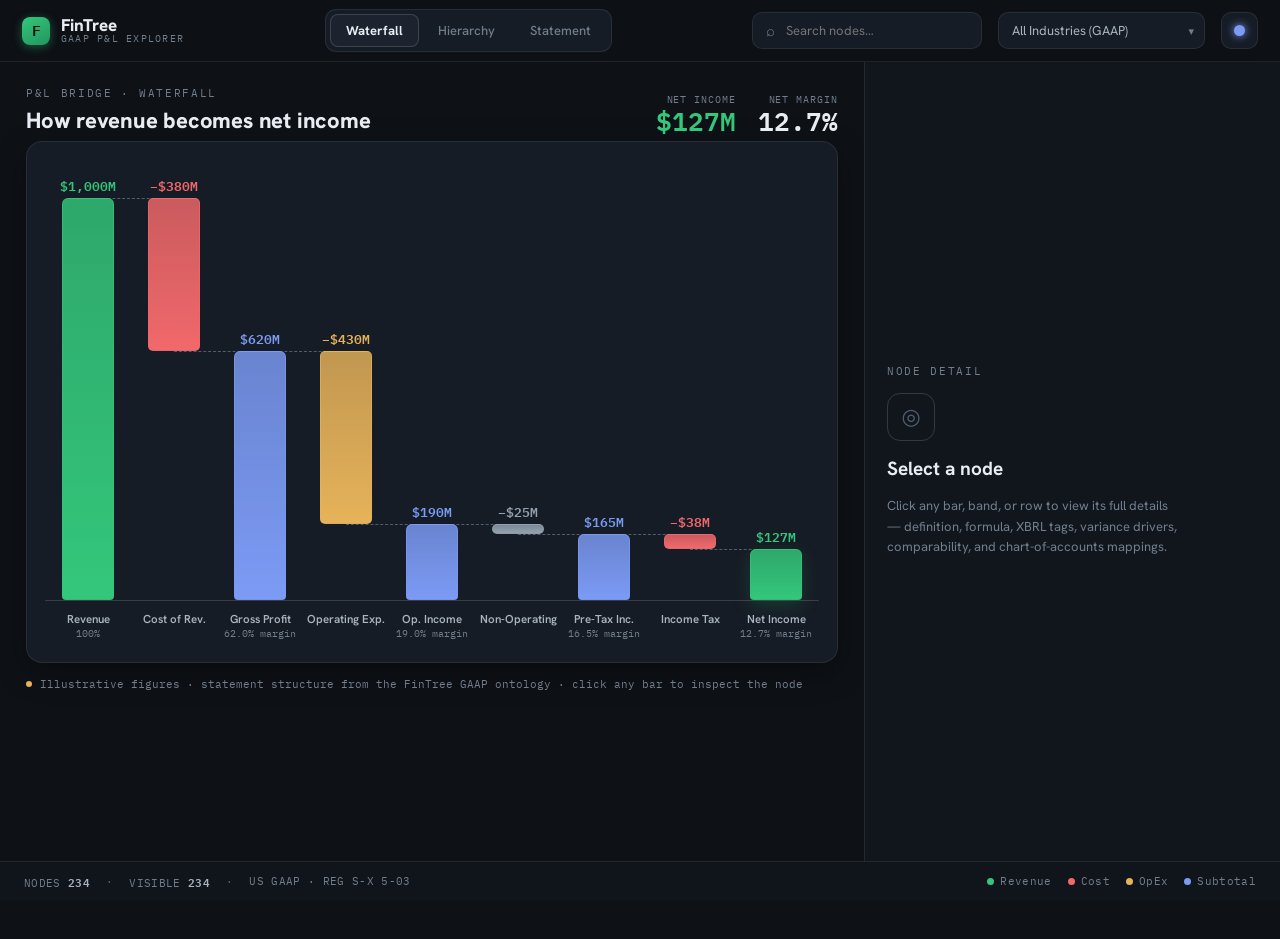
<file: index.html>
<!DOCTYPE html>
<html lang="en">
<head>
  <meta charset="UTF-8">
  <meta name="viewport" content="width=device-width, initial-scale=1.0">
  <title>FinTree — GAAP P&L Explorer</title>
  <meta name="description" content="Interactive explorer for the FinTree US GAAP P&L ontology — 234 line items with XBRL tags, formulas, variance drivers, and chart-of-accounts mappings. Waterfall, hierarchy, and statement views.">
  <link rel="preconnect" href="https://fonts.googleapis.com">
  <link rel="preconnect" href="https://fonts.gstatic.com" crossorigin>
  <link href="https://fonts.googleapis.com/css2?family=Hanken+Grotesk:wght@400;500;600;700;800&family=IBM+Plex+Mono:ital,wght@0,400;0,500;0,600;1,400;1,500&display=swap" rel="stylesheet">
  <link rel="stylesheet" href="style.css">
</head>
<body>
  <div id="app" class="ft-root"></div>
  <!-- Screen-reader live region: lives OUTSIDE #app so it survives the app's
       full innerHTML re-renders and can announce detail-panel changes. -->
  <div id="ftLive" class="ft-sr-only" aria-live="polite" aria-atomic="true"></div>

  <!-- GSAP (self-hosted, v3.12.5) powers the enter animations; the app degrades gracefully without it. -->
  <script src="vendor/gsap.min.js"></script>
  <!-- Canonical 234-node dataset (generated by compile_tree.py). Single source of truth.
       charset="utf-8" pins the decode for these external scripts (both contain em-dashes /
       minus signs) so they render correctly even when a host serves .js without a charset. -->
  <script src="tree-data.js?v=3" charset="utf-8"></script>
  <script src="app.js?v=3" charset="utf-8"></script>
</body>
</html>
</file>
<file: style.css>
/* FinTree Explorer v2 — structural shell, theme tokens, reset, responsive.
   Fine visual styling lives inline (JS-driven) so the render stays a single
   source of truth; this file holds only the reset, the theme custom
   properties, and the layout-critical classes that media queries override. */

*{box-sizing:border-box}
html,body{margin:0;padding:0}
body{background:#0E1116}
button{font:inherit;color:inherit;background:none;border:none;cursor:pointer;padding:0}
input,select{font:inherit}
select{appearance:none;-webkit-appearance:none;cursor:pointer}

::-webkit-scrollbar{width:11px;height:11px}
::-webkit-scrollbar-thumb{background:var(--line2);border-radius:8px;border:3px solid transparent;background-clip:padding-box}
::-webkit-scrollbar-thumb:hover{background:var(--ink4);background-clip:padding-box;border:3px solid transparent}
::-webkit-scrollbar-track{background:transparent}

button:focus-visible,input:focus-visible,select:focus-visible,[tabindex]:focus-visible,a:focus-visible{
  outline:2px solid var(--c-indigo);outline-offset:2px;border-radius:8px}

/* Icicle bands and waterfall drill segments sit flush inside overflow:hidden
   containers, which would clip an OUTSET outline — draw the focus ring inset. */
[data-anim="cell"]:focus-visible,[data-anim="dseg"]:focus-visible{
  outline:2px solid var(--c-indigo);outline-offset:-2px}

/* Visually hidden, still announced by screen readers. */
.ft-sr-only{position:absolute;width:1px;height:1px;margin:-1px;padding:0;
  overflow:hidden;clip:rect(0 0 0 0);white-space:nowrap;border:0}

/* Search dropdown result hover/focus. */
#ftSearchList button:hover,#ftSearchList button:focus-visible{background:var(--panel2)}

@media (prefers-reduced-motion: reduce){
  *{animation-duration:.001ms !important;transition-duration:.001ms !important}
}
@keyframes ftIn{from{opacity:0;transform:translateY(5px)}to{opacity:1;transform:none}}

/* ── Shell ─────────────────────────────────────────────────────────────
   Default tokens are the DARK theme so there is no unstyled flash before
   JS applies the active theme; the light theme is set at runtime. */
.ft-root{
  --bg:#0E1116;--bg2:#11161D;--panel:#161C25;--panel2:#1C232E;
  --line:rgba(255,255,255,.08);--line2:rgba(255,255,255,.15);
  --ink:#E8EDF3;--ink2:#A9B4C0;--ink3:#717E8C;--ink4:#505D6B;
  --c-green:#34C77B;--c-red:#F2696B;--c-amber:#E7B35A;--c-indigo:#7C9BF5;--c-slate:#93A1B0;
  --shadow:0 10px 30px rgba(0,0,0,.35);
  min-height:100vh;background:var(--bg);color:var(--ink);
  font-family:'Hanken Grotesk',system-ui,sans-serif;
  display:flex;flex-direction:column;-webkit-font-smoothing:antialiased;
}

.ft-header{
  position:sticky;top:0;z-index:30;display:flex;align-items:center;gap:16px;
  padding:0 22px;height:62px;
  background:color-mix(in srgb,var(--bg) 84%,transparent);
  backdrop-filter:blur(14px);-webkit-backdrop-filter:blur(14px);
  border-bottom:1px solid var(--line);
}

.ft-main{
  flex:1;display:grid;grid-template-columns:minmax(0,1fr) 416px;align-items:start;
}
.ft-content{padding:24px 26px 64px;min-width:0}

.ft-aside{
  position:sticky;top:62px;align-self:start;height:calc(100vh - 62px);
  overflow:auto;border-left:1px solid var(--line);background:var(--bg2);padding:24px 22px;
}

.ft-footer{
  position:sticky;bottom:0;z-index:20;display:flex;align-items:center;gap:16px;
  padding:0 24px;height:39px;
  background:color-mix(in srgb,var(--bg2) 92%,transparent);
  backdrop-filter:blur(8px);-webkit-backdrop-filter:blur(8px);
  border-top:1px solid var(--line);
  font-family:'IBM Plex Mono',monospace;font-size:11px;letter-spacing:.03em;color:var(--ink3);
}

/* Detail-panel close (mobile) and floating toggle (mobile) — hidden on desktop */
.ft-aside-close{display:none}
.ft-detail-toggle{display:none}

/* ── Responsive ────────────────────────────────────────────────────────
   Layout-critical props live in classes (not inline) so these overrides
   win without !important. The aside becomes a right-side slide-in sheet. */
@media (max-width: 900px){
  .ft-header{flex-wrap:wrap;height:auto;min-height:56px;padding:9px 14px;gap:9px}
  .ft-spacer{display:none}
  .ft-main{grid-template-columns:1fr}
  .ft-content{padding:18px 16px 92px}

  .ft-aside{
    position:fixed;top:0;right:0;bottom:0;height:100vh;width:min(430px,90vw);
    z-index:70;transform:translateX(103%);visibility:hidden;
    transition:transform .3s cubic-bezier(.4,0,.2,1),visibility 0s linear .3s;
    box-shadow:-24px 0 60px rgba(0,0,0,.45);border-left:1px solid var(--line2);
  }
  /* visibility:hidden (not just transform) removes the closed sheet from the
     tab order and accessibility tree; it flips to visible immediately on open
     and back after the slide-out completes. */
  .ft-aside.open{transform:none;visibility:visible;
    transition:transform .3s cubic-bezier(.4,0,.2,1),visibility 0s}
  .ft-aside-close{
    display:flex;align-items:center;justify-content:center;
    position:absolute;top:14px;right:14px;width:34px;height:34px;border-radius:10px;
    background:var(--panel);border:1px solid var(--line);color:var(--ink2);font-size:15px;z-index:2;
  }
  .ft-detail-toggle{
    display:flex;align-items:center;gap:8px;
    position:fixed;right:16px;bottom:16px;z-index:65;
    padding:12px 16px;border-radius:14px;
    background:var(--panel);border:1px solid var(--line2);color:var(--ink);
    font-size:13px;font-weight:700;box-shadow:var(--shadow);
  }
}

@media (max-width: 480px){
  .ft-content{padding:14px 12px 92px}
}
</file>
